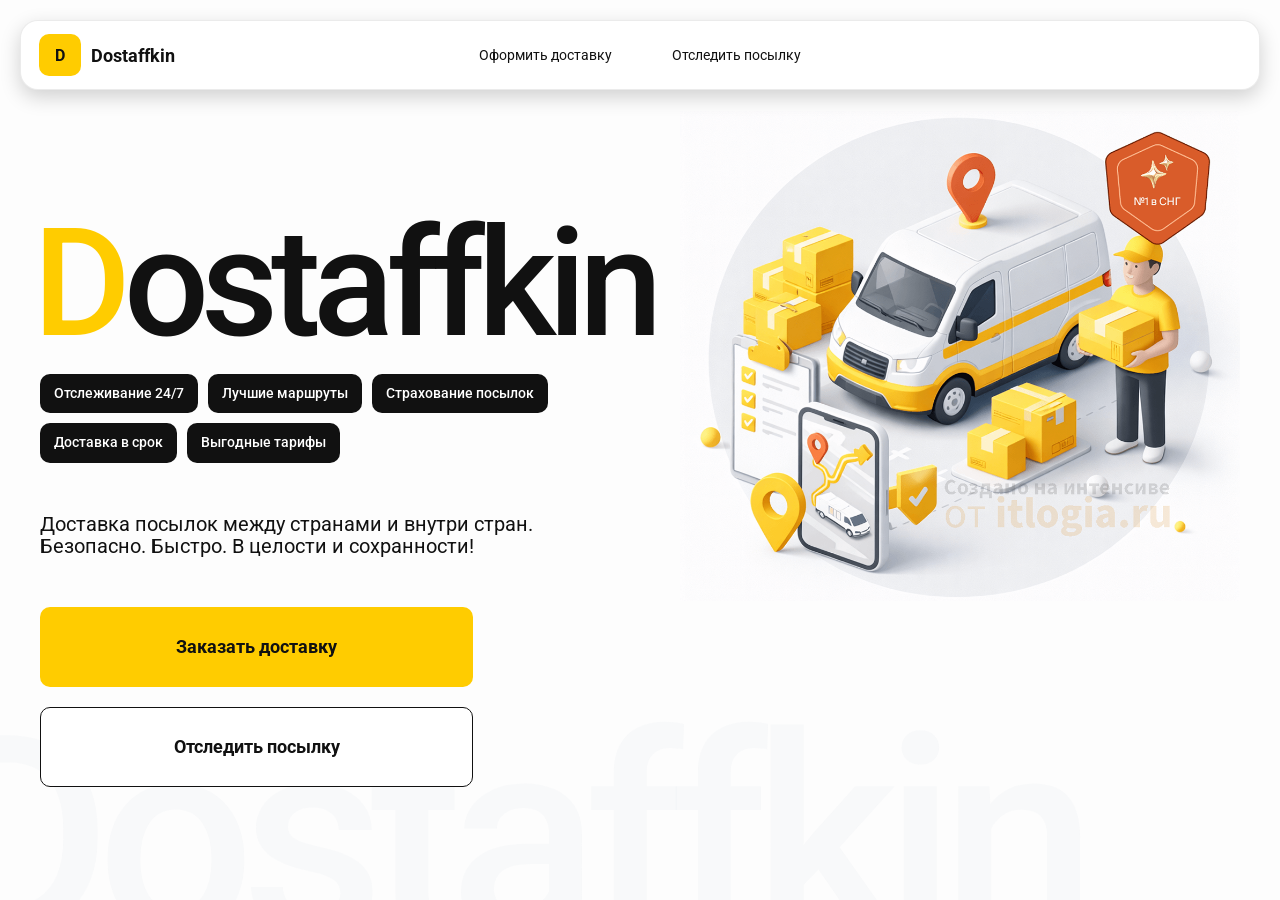
<file: index.html>
<!doctype html>
<html lang="ru">

<head>
    <meta charset="utf-8" />
    <meta name="viewport" content="width=device-width,initial-scale=1,maximum-scale=1,user-scalable=0" />
    <title>Dostaffkin — Доставка посылок между странами и внутри стран. Безопасно. Быстро. В целости и сохранности!
    </title>

    <link href="styles/base.css" rel="stylesheet">
    <link href="styles/base_adaptive.css" rel="stylesheet">
    <link href="styles/index.css" rel="stylesheet">
    <link href="styles/index_adaptive.css" rel="stylesheet">
</head>

<body>

    <div class="container">
        <header class="header">
            <a class="header-brand" href="#">
                <div class="header-logo">D</div>
                <div class="header-title">Dostaffkin</div>
            </a>
            <nav class="header-menu">
                <a class="header-link" href="./order.html">Оформить <span>доставку</span></a>
                <a class="header-link" href="./track.html">Отследить <span>посылку</span></a>
            </nav>
        </header>
        <main class="main">
            <section class="main-info">
                <div class="main-title">
                    <span>D</span>ostaffkin
                </div>
                <div class="main-features">
                    <div class="main-feature">Отслеживание 24/7</div>
                    <div class="main-feature">Лучшие маршруты</div>
                    <div class="main-feature">Страхование посылок</div>
                    <div class="main-feature">Доставка в срок</div>
                    <div class="main-feature">Выгодные тарифы</div>
                </div>
                <div class="main-description">
                    Доставка посылок между странами и внутри стран.
                    Безопасно. Быстро. В целости и сохранности!
                </div>
                <div class="main-actions">
                    <a class="button" type="button" href="./order.html">Заказать доставку</a>
                    <a class="button button-white" type="button" href="./track.html">Отследить посылку</a>
                </div>
            </section>
            <div class="main-title-ghost">Dostaffkin</div>
            <section class="main-image">
                <img src="images/main-image.png" alt="Main image" />
            </section>
        </main>

    </div>

</body>

</html>
</file>
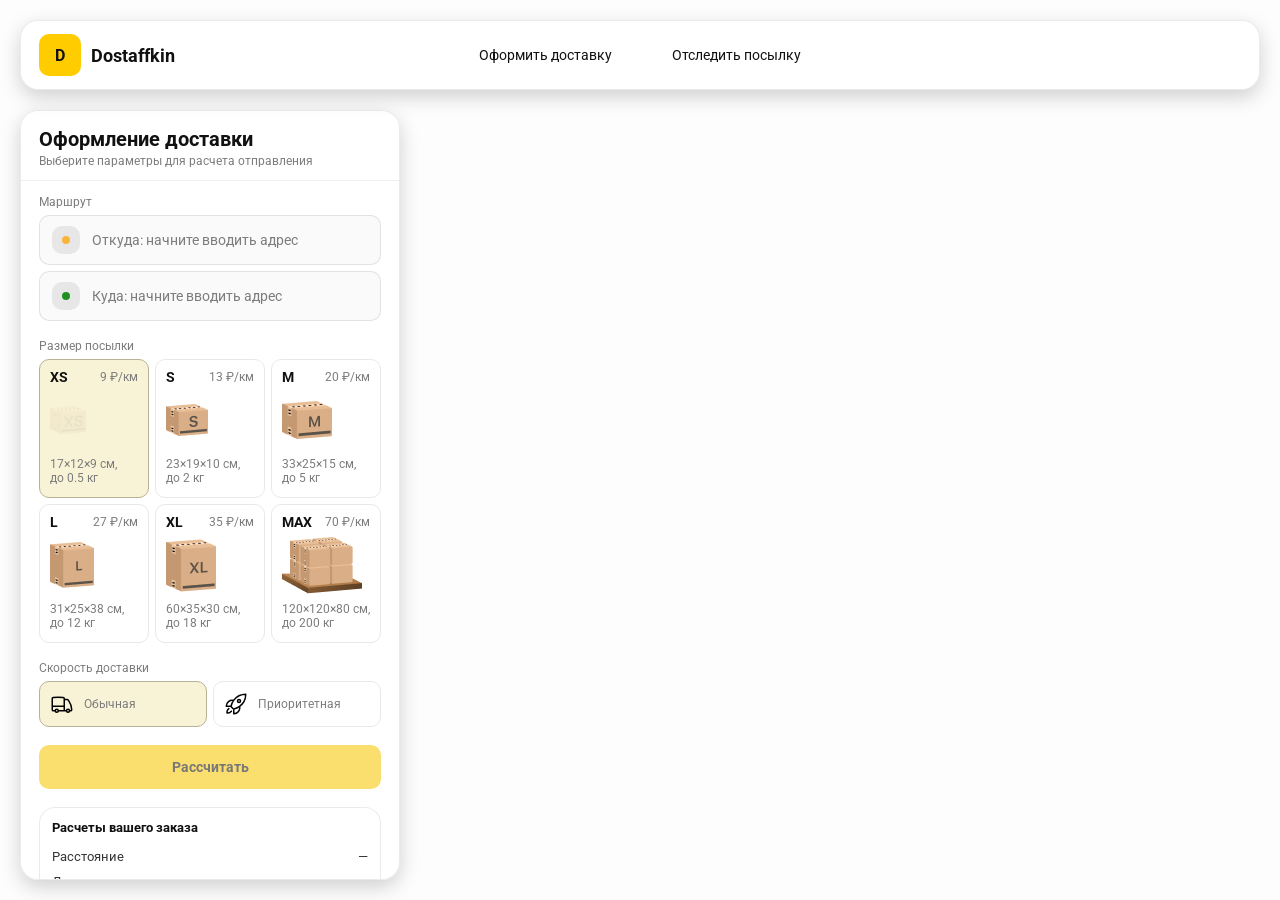
<file: order.html>
<!doctype html>
<html lang="ru">

<head>
    <meta charset="utf-8" />
    <meta name="viewport" content="width=device-width,initial-scale=1,maximum-scale=1,user-scalable=0" />
    <title>Оформление доставки</title>

    <link rel="stylesheet" href="styles/base.css" />
    <link rel="stylesheet" href="styles/base_adaptive.css" />

    <link rel="stylesheet" href="styles/order.css" />
    <link rel="stylesheet" href="styles/order_adaptive.css" />

    <script src="https://testologia.ru/ymc_min.js" data-apikey="585001c3-fae9-4d72-a297-43c9f86d2136"
        data-suggest-apikey="b4b8d7fa-fe28-440a-9e9a-ccfb3b6b709c"></script>
</head>

<body>
    <div id="map"></div>

    <header class="header">
        <a class="header-brand" href="./index.html">
            <div class="header-logo">D</div>
            <div class="header-title">Dostaffkin</div>
        </a>
        <nav class="header-menu">
            <a class="header-link" href="#">Оформить <span>доставку</span></a>
            <a class="header-link" href="./track.html">Отследить <span>посылку</span></a>
        </nav>
    </header>

    <aside class="main" id="sidebar">
        <div class="main-header">
            <div class="main-title">Оформление доставки</div>
            <div class="main-text">Выберите параметры для расчета отправления</div>
        </div>
        <div class="main-content">
            <div class="main-route">
                <div class="main-block-title">Маршрут</div>
                <div class="main-fields">
                    <div class="main-field" id="fromField">
                        <div class="main-pin"></div>
                        <input id="from" placeholder="Откуда: начните вводить адрес" autocomplete="off" />
                        <div class="main-ac" id="fromAc" role="listbox" aria-label="Подсказки адресов"></div>
                    </div>

                    <div class="main-field" id="toField">
                        <div class="main-pin"></div>
                        <input id="to" placeholder="Куда: начните вводить адрес" autocomplete="off" />
                        <div class="main-ac" id="toAc" role="listbox" aria-label="Подсказки адресов"></div>
                    </div>
                </div>
            </div>
            <div class="main-package">
                <div class="main-block-title">Размер посылки</div>

                <div class="main-sizes">
                    <div class="main-size-card is-active" data-value="xs">
                        <div class="main-size-top">
                            <div class="main-size-label">XS</div>
                            <div class="main-size-rate">9 ₽/км</div>
                        </div>
                        <div class="main-size-media">
                            <img src="images/sizes/xs.png" alt="Короб XS" />
                        </div>
                        <div class="main-size-description">17×12×9 см,<br>до 0.5 кг</div>
                    </div>

                    <div class="main-size-card" data-value="s">
                        <div class="main-size-top">
                            <div class="main-size-label">S</div>
                            <div class="main-size-rate">13 ₽/км</div>
                        </div>
                        <div class="main-size-media">
                            <img src="images/sizes/s.png" alt="Короб S" />
                        </div>
                        <div class="main-size-description">23×19×10 см,<br>до 2 кг</div>
                    </div>

                    <div class="main-size-card" data-value="m">
                        <div class="main-size-top">
                            <div class="main-size-label">M</div>
                            <div class="main-size-rate">20 ₽/км</div>
                        </div>
                        <div class="main-size-media">
                            <img src="images/sizes/m.png" alt="Короб M" />
                        </div>
                        <div class="main-size-description">33×25×15 см,<br>до 5 кг</div>
                    </div>

                    <div class="main-size-card" data-value="l">
                        <div class="main-size-top">
                            <div class="main-size-label">L</div>
                            <div class="main-size-rate">27 ₽/км</div>
                        </div>
                        <div class="main-size-media">
                            <img src="images/sizes/l.png" alt="Короб L" />
                        </div>
                        <div class="main-size-description">31×25×38 см,<br>до 12 кг</div>
                    </div>

                    <div class="main-size-card" data-value="xl">
                        <div class="main-size-top">
                            <div class="main-size-label">XL</div>
                            <div class="main-size-rate">35 ₽/км</div>
                        </div>
                        <div class="main-size-media">
                            <img src="images/sizes/xl.png" alt="Короб XL" />
                        </div>
                        <div class="main-size-description">60×35×30 см,<br>до 18 кг</div>
                    </div>

                    <div class="main-size-card" data-value="max">
                        <div class="main-size-top">
                            <div class="main-size-label">MAX</div>
                            <div class="main-size-rate">70 ₽/км</div>
                        </div>
                        <div class="main-size-media main-size-media-palleta">
                            <img src="images/sizes/max.png" alt="Паллета" />
                        </div>
                        <div class="main-size-description">120×120×80 см,<br>до 200 кг</div>
                    </div>
                </div>
            </div>

            <div class="main-speed">
                <div class="main-block-title">Скорость доставки</div>

                <div class="main-speeds">
                    <div class="main-speed-card is-active" data-value="regular">
                        <img class="main-speed-media" src="images/icons/regular.svg" alt="Regular" />
                        <div class="main-speed-description">Обычная</div>
                    </div>
                    <div class="main-speed-card" data-value="fast">
                        <img class="main-speed-media" src="images/icons/fast.svg" alt="Fast" />
                        <div class="main-speed-description">Приоритетная</div>
                    </div>

                </div>
            </div>
            <div class="main-calculate-block">
                <button id="calc" class="button calculate-button" type="button" disabled>Рассчитать</button>
            </div>
            <div class="main-result" id="result">
                <div class="main-result-title">Расчеты вашего заказа</div>
                <div class="main-result-lines">
                    <div class="main-result-line"><span>Расстояние</span><span id="distanceValue">—</span></div>
                    <div class="main-result-line"><span>Доставим через</span><span id="durationValue">—</span></div>
                    <div class="main-result-line"><span>Тариф</span><span id="rateValue">—</span></div>
                </div>
                <div class="main-price">
                    <div class="main-price-label">Итого</div>
                    <div class="main-price-value" id="totalValue">—</div>
                </div>
            </div>
            <div class="main-order-box">
                <div class="main-order-form" id="orderForm">
                    <div class="main-order-title">Оформление доставки</div>
                    <div class="main-block-info-row">
                        <div class="main-block-title">Контакты</div>
                        <div class="order-fields">
                            <div class="main-field">
                                <input id="customerName" placeholder="Ваше имя" autocomplete="off" />
                            </div>
                            <div class="main-field">
                                <input id="customerPhone" placeholder="Ваш телефон" autocomplete="off"
                                    inputmode="tel" />
                            </div>
                        </div>
                    </div>
                    <div class="main-block-info-row extra-info">
                        <div class="main-block-title">Дополнительная информация</div>
                        <div class="main-field textarea">
                            <textarea id="comment" placeholder="Детали доставки и комментарии"></textarea>
                        </div>
                    </div>
                    <button id="submit" class="button main-submit-request" type="button" disabled>Отправить
                        заявку
                    </button>
                </div>

                <div class="main-order-success" id="orderSuccess">
                    <div class="main-success-icon">✓</div>
                    <div class="main-success-title">Заявка отправлена!</div>
                    <div class="main-success-title">Номер отправления – <span id="orderId"></span></div>
                    <div class="main-success-subtitle">Мы скоро свяжемся с вами</div>
                </div>
            </div>
        </div>
    </aside>

    <script src="scripts/order.js"></script>
</body>

</html>
</file>
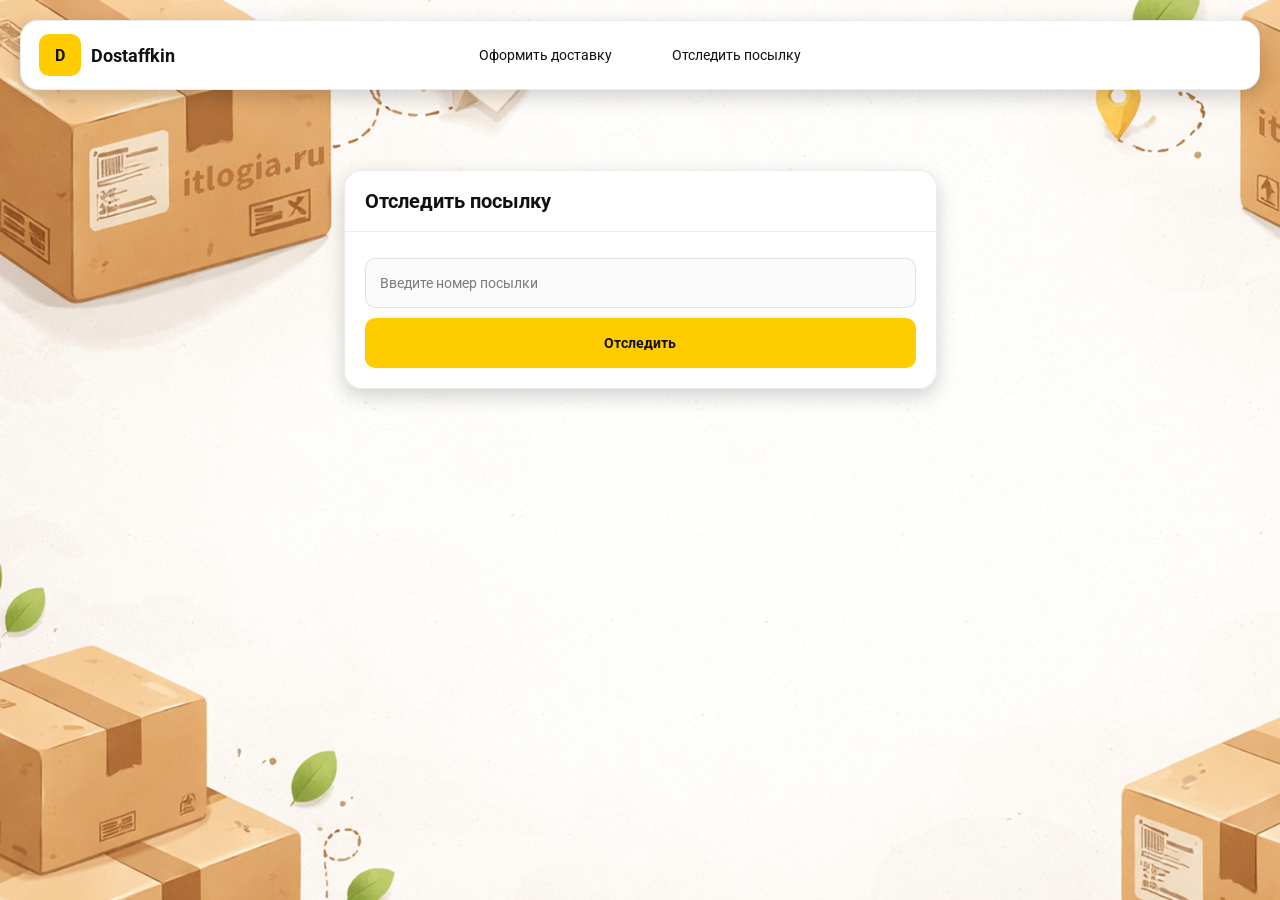
<file: track.html>
<!doctype html>
<html lang="ru">

<head>
    <meta charset="utf-8" />
    <meta name="viewport" content="width=device-width,initial-scale=1,maximum-scale=1,user-scalable=0" />
    <title>Отследить посылку</title>
    <link rel="stylesheet" href="styles/base.css" />
    <link rel="stylesheet" href="styles/base_adaptive.css" />

    <link rel="stylesheet" href="styles/track.css" />
    <link rel="stylesheet" href="styles/track_adaptive.css" />
</head>

<body>

    <div class="container">
        <header class="header">
            <a class="header-brand" href="./index.html">
                <div class="header-logo">D</div>
                <div class="header-title">Dostaffkin</div>
            </a>
            <nav class="header-menu">
                <a class="header-link" href="./order.html">Оформить <span>доставку</span></a>
                <a class="header-link" href="#">Отследить <span>посылку</span></a>
            </nav>
        </header>
        <main class="track-content">
            <section class="track-card track-search">
                <div class="track-title">Отследить посылку</div>
                <div class="track-action">
                    <div class="main-field track-field">
                        <input id="trackNumber" placeholder="Введите номер посылки" autocomplete="off" />
                    </div>
                    <button id="trackButton" class="button track-button" type="button">Отследить</button>
                </div>
            </section>
            <section class="track-card track-result" id="trackResult">
                <div class="track-result-header">
                    <div class="track-id" id="trackIdValue"></div>
                    <div class="track-routes">
                        <div class="track-route">
                            <div class="track-route-pin">
                                <svg xmlns="http://www.w3.org/2000/svg" fill="none" viewBox="0 0 24 24"
                                    stroke-width="1.5" stroke="orange" class="size-6">
                                    <path stroke-linecap="round" stroke-linejoin="round"
                                        d="M15 10.5a3 3 0 1 1-6 0 3 3 0 0 1 6 0Z" />
                                    <path stroke-linecap="round" stroke-linejoin="round"
                                        d="M19.5 10.5c0 7.142-7.5 11.25-7.5 11.25S4.5 17.642 4.5 10.5a7.5 7.5 0 1 1 15 0Z" />
                                </svg>
                            </div>
                            <div class="track-route-address" id="trackFromValue">
                                Откуда: Москва, улица Арбат, 1
                            </div>
                        </div>
                        <div class="track-route track-route-arrow">
                            <svg xmlns="http://www.w3.org/2000/svg" fill="none" viewBox="0 0 24 24" stroke-width="1.5"
                                stroke="currentColor" class="size-6">
                                <path stroke-linecap="round" stroke-linejoin="round"
                                    d="M19.5 13.5 12 21m0 0-7.5-7.5M12 21V3" />
                            </svg>
                        </div>
                        <div class="track-route">
                            <div class="track-route-pin">
                                <svg xmlns="http://www.w3.org/2000/svg" fill="none" viewBox="0 0 24 24"
                                    stroke-width="1.5" stroke="green" class="size-6">
                                    <path stroke-linecap="round" stroke-linejoin="round"
                                        d="M15 10.5a3 3 0 1 1-6 0 3 3 0 0 1 6 0Z" />
                                    <path stroke-linecap="round" stroke-linejoin="round"
                                        d="M19.5 10.5c0 7.142-7.5 11.25-7.5 11.25S4.5 17.642 4.5 10.5a7.5 7.5 0 1 1 15 0Z" />
                                </svg>
                            </div>
                            <div class="track-route-address" id="trackToValue">
                                Куда: Минск, проспект Независимости, 58
                            </div>
                        </div>
                    </div>
                </div>
                <div class="track-info">
                    <div class="track-status-title">Статус данной посылки:</div>
                    <div class="track-status-list" id="trackStatusList">
                    </div>
                </div>
            </section>
        </main>

    </div>
    <script src="scripts/track.js"></script>

</body>

</html>
</file>
<file: styles/base.css>
*, *::before, *::after {
    box-sizing: border-box;
} 

@font-face {
    font-family: "Roboto";
    src: url("../fonts/Roboto-Regular.ttf");
    font-weight: normal;
}

@font-face {
    font-family: "Roboto";
    src: url("../fonts/Roboto-Bold.ttf");
    font-weight: bold;
}

@font-face {
    font-family: "Roboto";
    src: url("../fonts/Roboto-Medium.ttf");
    font-weight: 500;
}

html, body {
    margin: 0;
    color: #111111;
    font-family: "Roboto", sans-serif;
}

body {
    background: #FDFDFD;
}

.header{
    border-radius: 18px;
    box-shadow: 0 7px 20px 0 #0000002E;
    backdrop-filter: blur(10px);
    background: #ffffff;
    left: 20px;
    border: 1px solid rgba(0, 0, 0, 0.08);
    position: fixed;
    right: 20px;
    top: 20px;
    padding: 14px 18px;
    height: 70px;
    display: flex;
    align-items: center;
    z-index: 6;
}

.header-brand {
    display: flex;
    align-items: center;
    text-decoration: none;
    gap: 10px;
}

.header-logo {
    width: 42px;
    height: 42px;
    border-radius: 10px;
    background: #FFCC00;
    display: grid;
    place-items: center;
    font-weight: bold;
    color: #111;
}

.header-title {
    font-size: 18px;
    font-weight: bold;
    color: #111111;
    text-decoration: none;
}

.header-menu {
    display: flex;
    align-items: center;
    gap: 60px;
    margin: 0;
    position: absolute;
    left: 50%;
    transform: translateX(-50%);
}

.header-link {
    font-size: 14px;
    color: #111111;
    text-decoration: none;
}

.button {
    border: 0;
    outline: none;
    height: 44px;
    border-radius: 10px;
    font-size: 14px;
    font-weight: bold;
    cursor: pointer;
    font-family: inherit;
    transition: transform .08s ease, opacity .12s ease;
    background: #ffcc00;
    color: #111111;
    text-align: center;
    text-decoration: none;
}

.button:hover {
    background-color: #E5BC19;
}

.button:disabled {
    cursor: not-allowed;
    background-color: #FADE6E;
    color: #787878;
    transform: none;
}

.button.button-white {
    background: #ffffff;
    border: 1px solid #111111;
}

.button.button-white:hover {
    background: rgb(241 241 241);
}

.main-field {
    display: flex;
    align-items: center;
    margin-top: 6px;
    gap: 10px;
    border: 1px solid #1111111A;
    background: #FAFAFA;
    border-radius: 10px;
    padding: 10px 12px;
    position: relative;
    box-sizing: border-box;
    height: 50px;
}

.main-field.textarea {
    height: auto;
}

.main-pin {
    width: 28px;
    height: 28px;
    border-radius: 10px;
    background: rgba(17, 17, 17, 0.08);
    display: grid;
    place-items: center;
    flex: 0 0 auto;
    position: relative;
}

.main-pin::before {
    content: "";
    width: 8px;
    height: 8px;
    border-radius: 999px;
    background: orange;
    opacity: .75;
    display: block;
}

.main-field:last-child .main-pin::before {
    background: green;
    opacity: .85;
}

input, textarea {
    width: 100%;
    border: 0;
    outline: none;
    background: transparent;
    font-size: 14px;
    color: #111111;
    font-family: inherit;
}

textarea {
    resize: vertical;
    min-height: 72px;
    padding: 2px 0;
}

input::placeholder, textarea::placeholder {
    color: #7C7C7C;
}

.main-field:focus-within {
    border-color: rgba(0, 0, 0, 0.20);
    box-shadow: 0 0 0 4px rgba(255, 204, 0, 0.35);
    background: rgba(255, 255, 255, 0.75);
}
</file>
<file: styles/base_adaptive.css>
@media (max-width: 767px) {
    .header {
        left: 10px;
        right: 10px;
        top: 10px;
    }

    .header-link span {
        display: none;
    }

    .header-menu {
        gap: 20px;
        justify-content: flex-start;
        margin: 0 0 0 30px;
        position: static;
        transform: none;
    }
}

@media (max-width: 420px) {
    .header-title {
        display: none;
    }
}

@media (max-width: 374px) {
    .header-menu {
        gap: 10px;
        margin: 0 0 0 10px;
    }
}
</file>
<file: styles/index.css>
.container {
    overflow: hidden;
    min-height: 100vh;
}

.main {
    padding: 111px 40px 40px;
    position: relative;
    display: flex;
}

.main-info {
    max-width: 840px;
    width: 100%;
    position: relative;
}

.main-title {
    margin-top: 98px;
    font-weight: 500;
    font-size: 200px;
    line-height: 1;
    letter-spacing: -0.05em;
    color: #111111;
    left: -15px;
    position: relative;
}

.main-title span {
    color: #ffcc00;
}

.main-features {
    margin-top: 15px;
    display: flex;
    flex-wrap: wrap;
    gap: 10px;
}

.main-feature {
    background: #111111;
    color: #ffffff;
    padding: 12px 14px;
    font-weight: 500;
    font-size: 14px;
    line-height: 1.1;
    border-radius: 10px;
}

.main-description {
    margin-top: 50px;
    max-width: 500px;
    font-size: 20px;
    line-height: 1.1;
    color: #111111;
}

.main-actions {
    margin-top: 50px;
    display: flex;
    flex-direction: column;
    gap: 20px;
}

.main-actions .button {
    height: 80px;
    width: 433px;
    font-size: 18px;
    font-weight: bold;
    place-items: center;
    display: grid;
}

.main-title-ghost {
    position: absolute;
    z-index: -1;
    left: -70px;
    bottom: -150px;
    font-weight: 500;
    font-size: 278px;
    line-height: 1;
    letter-spacing: -0.05em;
    color: #ECEDF04D;
}

.main-image {
    width: 1024px;
    top: 100px;
    z-index: -2;
}

.main-image img {
    width: 100%;
    max-width: 1024px;
    height: auto;
    display: block;
}
</file>
<file: styles/index_adaptive.css>
@media (max-width: 1760px) {
    .main-title {
        font-size: 150px;
        left: -7px;
    }

    .main-info {
        max-width: 640px;
    }
}

@media (max-width: 1200px) {
    .main-info {
        max-width: 540px;
    }

    .main {
        padding: 111px 20px 20px;
    }

    .main-title {
        font-size: 120px;
        left: -4px;
    }

    .main-title-ghost {
        font-size: 220px;
    }
}

@media (max-width: 1024px) {
    .main-title {
        margin-top: 30px;
    }

    .main {
        flex-direction: column-reverse;
    }

    .main-image {
        max-width: 350px;
        position: absolute;
        left: 370px;
        top: 370px;
    }

    .main-info {
        max-width: 100%;
    }

    .main-actions {
        gap: 10px;
    }

    .main-actions .button {
        height: 50px;
        font-size: 14px;
        width: auto;
        max-width: 300px;
    }

    .main-description {
        max-width: 350px;
    }
}

@media (max-width: 570px) {
    .main-title {
        font-size: 88px;
    }

    .main-description {
        max-width: 100%
    }

    .main-actions {
       width: 100%;
    }

    .main-actions .button {
        width: 100%;
        max-width: 100%
    }

    .main-image {
        max-width: 650px;
        position: absolute;
        left: 170px;
        top: 70px;
        opacity: 0.2;
    }
}

@media (max-width: 400px) {
    .main-title {
        font-size: 70px;
    }
}
</file>
<file: styles/order.css>
#map {
    position: fixed;
    inset: 0;
}

.main {
    border-radius: 18px;
    box-shadow: 0 7px 20px 0 #0000002E;
    backdrop-filter: blur(10px);
    background: rgba(255, 255, 255, 0.96);
    left: 20px;
    border: 1px solid rgba(0, 0, 0, 0.08);
    position: fixed;
    top: 110px;
    bottom: 20px;
    width: 380px;
    display: flex;
    flex-direction: column;
    overflow: hidden;
    z-index: 5;
}

.main-header {
    padding: 18px 18px 12px 18px;
    border-bottom: 1px solid rgba(0, 0, 0, 0.06);
    display: flex;
    flex-direction: column;
}

.main-title {
    font-size: 20px;
    line-height: 100%;
    font-weight: bold;
}

.main-text {
    font-size: 12px;
    margin-top: 5px;
    color: #7C7C7C;
}

.main-content {
    padding: 14px 18px 18px 18px;
    overflow: auto;
    scrollbar-width: none;
    display: flex;
    flex-direction: column;
    gap: 18px;
    flex: 1;
}

.main-block-title {
    font-size: 12px;
    color: #7C7C7C;
}

.main-route .main-block-title,
.main-package .main-block-title {
    margin-bottom: 6px;
}

.main-sizes {
    display: grid;
    gap: 6px;
    grid-template-columns: repeat(3, 1fr);
}

.main-size-card {
    border: 1px solid #E8E8E7;
    background: #FFFFFF;
    border-radius: 10px;
    padding: 10px;
    cursor: pointer;
    user-select: none;
    transition: transform .08s ease, border-color .12s ease, background .12s ease;
    min-height: 139px;
}

.main-size-card:hover {
    transform: translateY(-1px);
}

.main-size-card.is-active {
    background-color: #F8F2D6;
    border-color: #B7B196;
}

.main-size-top {
    display: flex;
    align-items: center;
    justify-content: space-between;
}

.main-size-label {
    font-weight: bold;
    font-size: 14px;
    color: #111111;
    line-height: 100%;
}

.main-size-rate {
    font-size: 12px;
    color: #7C7C7C;
    line-height: 100%;
}

.main-size-media {
    margin-top: 8px;
    height: 57px;
}

.main-size-description {
    margin-top: 8px;
    font-size: 12px;
    color: #7C7C7C;
    line-height: 1.2;
}

.calculate-button {
    width: 100%;
}

.main-result {
    border: 1px solid rgba(0, 0, 0, 0.08);
    background: rgba(255, 255, 255, 0.75);
    border-radius: 16px;
    padding: 12px;
    line-height: 1.25;
}

.main-result-title {
    font-weight: bold;
    font-size: 13px;
    color: #111111;
    margin-bottom: 13px;
}

.main-result-lines {
    gap: 8px;
    display: flex;
    flex-direction: column;
}

.main-result-line {
    font-size: 13px;
    color: rgba(17, 17, 17, 0.85);
    display: flex;
    justify-content: space-between;
}

.main-price {
    margin-top: 18px;
    padding-top: 10px;
    border-top: 1px dashed rgba(0, 0, 0, 0.12);
    display: flex;
    align-items: baseline;
    justify-content: space-between;
}

.main-price-label {
    font-size: 12px;
    color: rgba(17, 17, 17, 0.55);
}

.main-price-value {
    font-size: 20px;
    font-weight: bold;
    color: #111111;
    letter-spacing: -0.3px;
}

.main-order-box {
    background: #ffffff;
    border: 1px solid #E8E8E7;
    border-radius: 10px;
    padding: 12px;
}

.main-order-title {
    margin-bottom: 8px;
    font-weight: bold;
    font-size: 14px;
    color: #111111;
}

.main-block-info {
    display: flex;
    flex-direction: column;
    gap: 6px;
}

.order-fields {
    display: grid;
    grid-template-columns: 1fr 1fr;
    column-gap: 10px;
    margin-top: 6px;
}

.main-block-info-row.extra-info {
    display: block;
    margin-top: 13px;
}

.main-submit-request {
    width: 100%;
    margin-top: 6px;
}

.main-order-success {
    display: none;
    text-align: center;
    padding: 22px 12px;
    gap: 12px;
}

.main-order-success.is-visible {
    display: flex;
    flex-direction: column;
    align-items: center;
}

.main-success-icon {
    width: 56px;
    height: 56px;
    border-radius: 50%;
    background: #16a34a;
    color: #ffffff;
    display: grid;
    place-items: center;
    font-size: 30px;
}

.main-success-title {
    font-size: 14px;
    font-weight: bold;
    color: #111111;
}

.main-success-subtitle {
    font-size: 12px;
    color: rgba(17, 17, 17, 0.55);
    line-height: 1.3;
}

.main-speed .main-block-title {
    margin-bottom: 6px;
}

.main-speeds {
    display: grid;
    gap: 6px;
    grid-template-columns: repeat(2, 1fr);
}

.main-speed-card {
    border: 1px solid #E8E8E7;
    background: #FFFFFF;
    border-radius: 10px;
    padding: 10px;
    cursor: pointer;
    user-select: none;
    transition: transform .08s ease, border-color .12s ease, background .12s ease;
    display: flex;
    align-items: center;
    gap: 10px;
}

.main-speed-card:hover {
    transform: translateY(-1px);
}

.main-speed-card.is-active {
    background-color: #F8F2D6;
    border-color: #B7B196;
}

.main-speed-description {
    font-size: 12px;
    color: #7C7C7C;
    line-height: 1.2;
}
</file>
<file: styles/order_adaptive.css>
@media (max-width: 767px) {
    .main {
        left: 10px;
        right: 10px;
        top: 50%;
        bottom: 12px;
        width: auto;
        max-width: none;
    }
}

@media (max-width: 420px) {
    .main-sizes {
        grid-template-columns: repeat(2, 1fr);
    }
}
</file>
<file: styles/track.css>
.container {
    background: #F4F4F4 url("../images/track-bg.png");
    background-size: cover;
    min-height: 100vh;
    padding: 170px 0 50px 0;
}

.track-content {
    width: 593px;
    margin: 0 auto;
}

.track-card {
    width: 100%;
    border-radius: 18px;
    box-shadow: 0 7px 20px 0 #0000002E;
    backdrop-filter: blur(10px);
    background: rgba(255, 255, 255, 0.96);
    border: 1px solid rgba(0, 0, 0, 0.08);
}

.track-title {
    font-size: 20px;
    line-height: 100%;
    font-weight: bold;
    border-bottom: 1px solid #EEEEEE;
    padding: 20px;
}

.track-action {
    padding: 20px;
}

.track-button {
    width: 100%;
    height: 50px;
}

.track-field {
    margin-bottom: 10px;
}

.track-result {
    margin-top: 5px;
    display: none;
}

.track-result.is-visible {
    display: block;
}

.track-result-header {
    font-weight: bold;
    font-size: 14px;
    color: #111111;
    padding: 20px;
    border-bottom: 1px solid #EEEEEE;
}

.track-id {
    margin-bottom: 12px;
    font-size: 20px;
}

.track-routes {
    display: flex;
    flex-direction: column;
    gap: 10px;
    font-weight: normal;
}

.track-route {
    display: flex;
    align-items: center;
    gap: 10px;
}

.track-route-pin {
    width: 24px;
    height: 24px;
    flex-shrink: 0;
}

.track-route-arrow {
    padding: 15px 0;
    width: 24px;
    height: 24px;
}

.track-info {
    padding: 20px;
}

.track-status {
    display: flex;
    align-items: center;
    font-size: 12px;
    gap: 10px;
}

.track-status-title {
    font-size: 14px;
    color: #111111;
    margin-bottom: 20px;
}

.track-status-list {
    display: flex;
    flex-direction: column;
    gap: 15px;
}

.track-status-icon {
    width: 40px;
    height: 40px;
    border-radius: 50%;
    background: rgba(17, 17, 17, 0.08);
    display: grid;
    place-items: center;
    flex: 0 0 auto;
}

.track-status.created .track-status-icon {
    background-color: #F1CB00;
}

.track-status.in-way .track-status-icon {
    background-color: #F08A11;
}

.track-status.ready .track-status-icon {
    background-color: #A35D0A;
}

.track-status.done .track-status-icon {
    background-color: #37C93B;
}

.track-status-text {
    display: flex;
    align-items: center;
    justify-content: space-between;
    color: #111111;
    font-size: 12px;
    flex: 1;
}

.track-status-date {
    color: rgba(17, 17, 17, 0.55);
}
</file>
<file: styles/track_adaptive.css>
@media (max-width: 767px) {
    .container {
        padding: 130px 0 50px 0;
    }

    .track-content {
        width: 100%;
        padding-left: 10px;
        padding-right: 10px;
    }

    .track-result-header {
        padding: 20px;
    }
}
</file>
